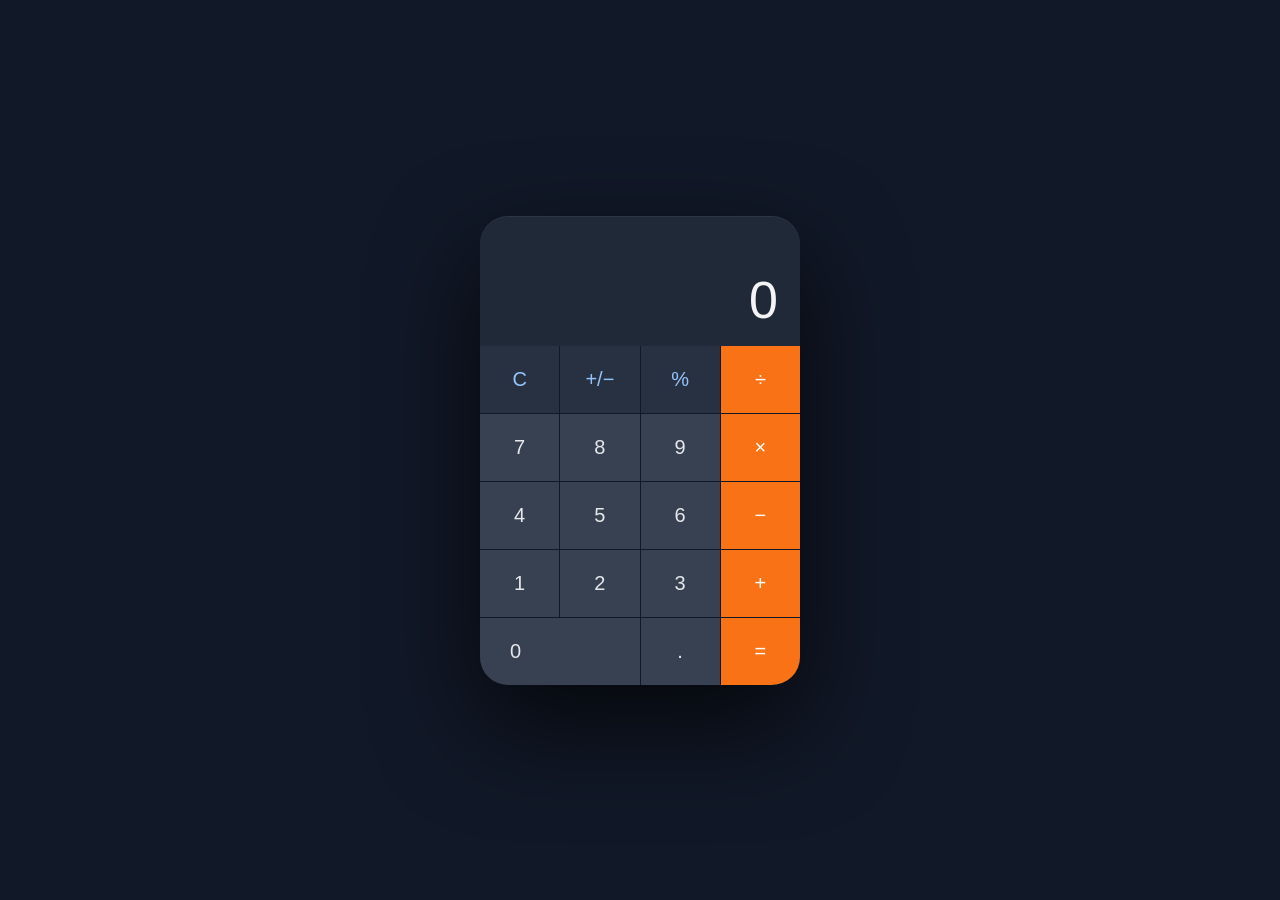
<file: calculator/index.html>
<!DOCTYPE html>
<html lang="en">
<head>
  <meta charset="UTF-8">
  <meta name="viewport" content="width=device-width, initial-scale=1.0">
  <title>Calculator</title>
  <link rel="stylesheet" href="style.css">
</head>
<body>
  <div class="calculator">
    <div class="display">
      <div class="expression" id="expression"></div>
      <div class="value" id="display">0</div>
    </div>
    <div class="buttons">
      <button class="btn btn-fn" data-action="clear">C</button>
      <button class="btn btn-fn" data-action="negate">+/−</button>
      <button class="btn btn-fn" data-action="percent">%</button>
      <button class="btn btn-op" data-action="op" data-op="/">÷</button>

      <button class="btn" data-action="digit" data-digit="7">7</button>
      <button class="btn" data-action="digit" data-digit="8">8</button>
      <button class="btn" data-action="digit" data-digit="9">9</button>
      <button class="btn btn-op" data-action="op" data-op="*">×</button>

      <button class="btn" data-action="digit" data-digit="4">4</button>
      <button class="btn" data-action="digit" data-digit="5">5</button>
      <button class="btn" data-action="digit" data-digit="6">6</button>
      <button class="btn btn-op" data-action="op" data-op="-">−</button>

      <button class="btn" data-action="digit" data-digit="1">1</button>
      <button class="btn" data-action="digit" data-digit="2">2</button>
      <button class="btn" data-action="digit" data-digit="3">3</button>
      <button class="btn btn-op" data-action="op" data-op="+">+</button>

      <button class="btn btn-zero" data-action="digit" data-digit="0">0</button>
      <button class="btn" data-action="dot">.</button>
      <button class="btn btn-eq" data-action="equals">=</button>
    </div>
  </div>
  <script src="script.js"></script>
</body>
</html>
</file>
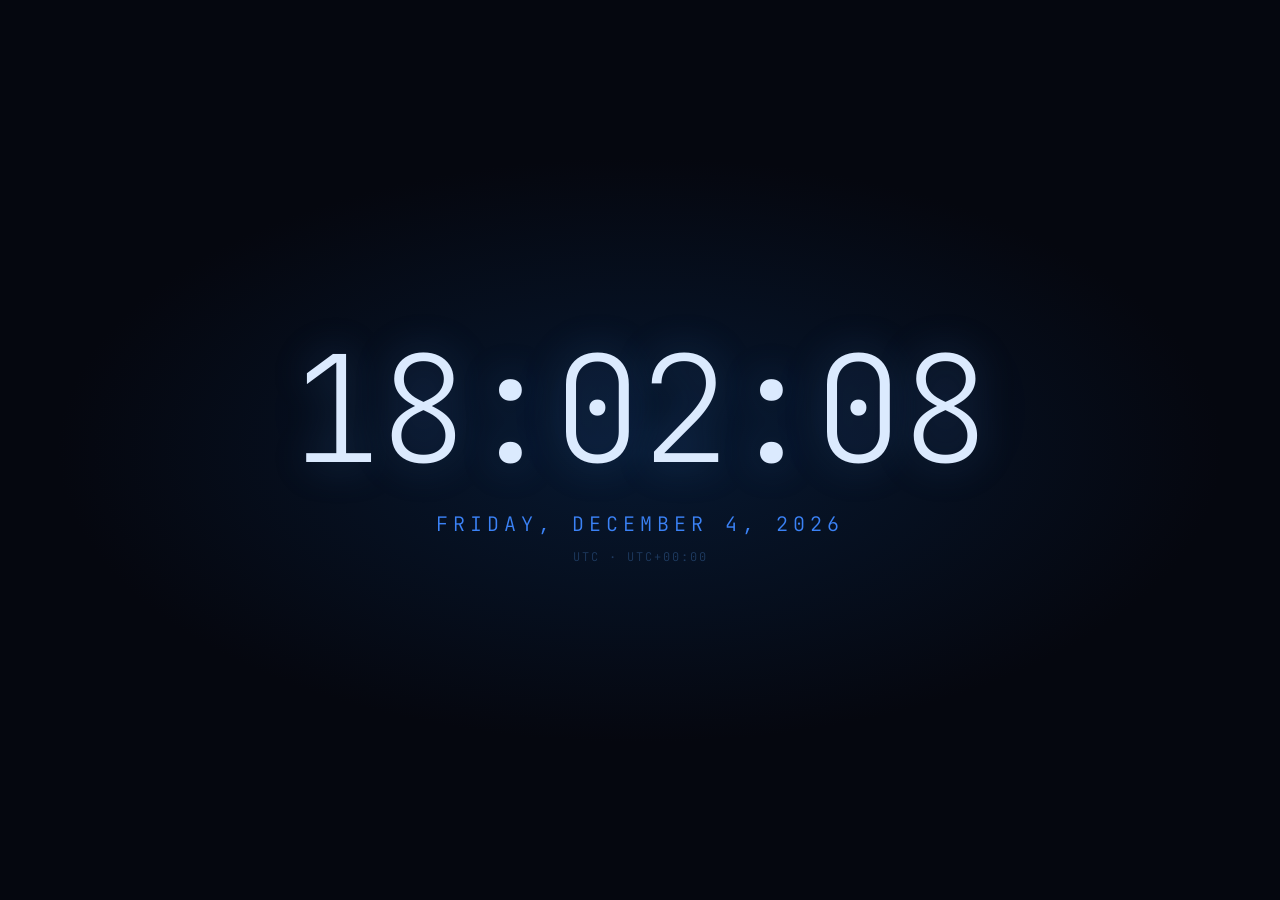
<file: clock/index.html>
<!DOCTYPE html>
<html lang="en">
<head>
  <meta charset="UTF-8">
  <meta name="viewport" content="width=device-width, initial-scale=1.0">
  <title>Clock</title>
  <link rel="stylesheet" href="style.css">
</head>
<body>
  <div class="clock-wrap">
    <div class="time" id="time">00:00:00</div>
    <div class="date" id="date"></div>
    <div class="tz" id="tz"></div>
  </div>
  <script src="script.js"></script>
</body>
</html>
</file>
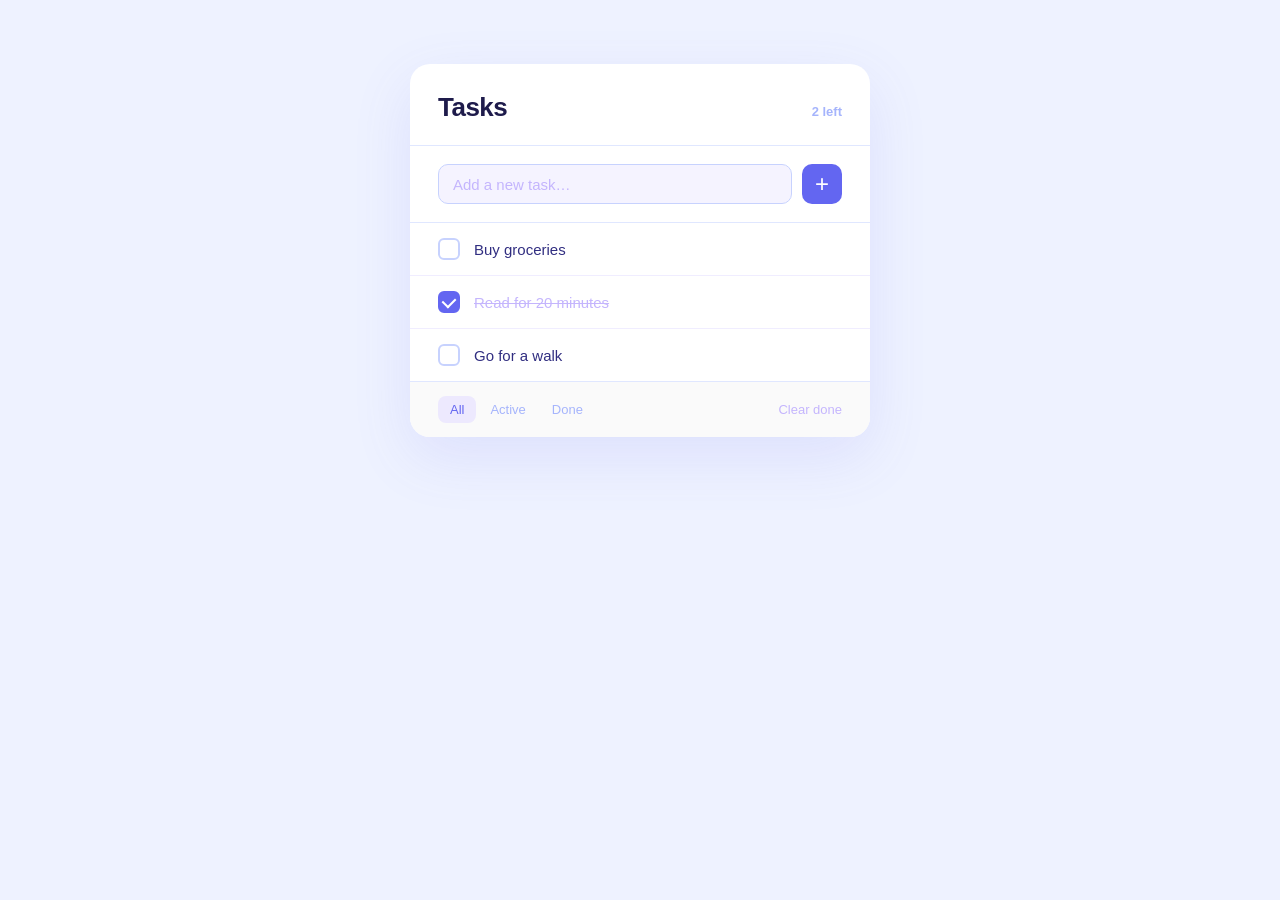
<file: todo/index.html>
<!DOCTYPE html>
<html lang="en">
<head>
  <meta charset="UTF-8">
  <meta name="viewport" content="width=device-width, initial-scale=1.0">
  <title>To-Do</title>
  <link rel="stylesheet" href="style.css">
</head>
<body>
  <div class="app">
    <header>
      <h1>Tasks</h1>
      <span class="count" id="count">0 left</span>
    </header>
    <div class="input-row">
      <input type="text" id="new-task" placeholder="Add a new task…" autocomplete="off">
      <button id="add-btn" aria-label="Add task">+</button>
    </div>
    <ul id="task-list"></ul>
    <footer>
      <div class="filters">
        <button class="filter active" data-filter="all">All</button>
        <button class="filter" data-filter="active">Active</button>
        <button class="filter" data-filter="done">Done</button>
      </div>
      <button id="clear-done">Clear done</button>
    </footer>
  </div>
  <script src="script.js"></script>
</body>
</html>
</file>
<file: calculator/style.css>
*, *::before, *::after { box-sizing: border-box; margin: 0; padding: 0; }

body {
  min-height: 100vh;
  display: flex;
  align-items: center;
  justify-content: center;
  background: #111827;
  font-family: -apple-system, BlinkMacSystemFont, 'Segoe UI', sans-serif;
}

.calculator {
  background: #1f2937;
  border-radius: 28px;
  overflow: hidden;
  box-shadow: 0 40px 100px rgba(0, 0, 0, 0.7), inset 0 1px 0 rgba(255,255,255,0.06);
  width: 320px;
}

.display {
  padding: 28px 24px 20px;
  text-align: right;
  min-height: 130px;
  display: flex;
  flex-direction: column;
  justify-content: flex-end;
  gap: 6px;
}

.expression {
  color: #4b5563;
  font-size: 14px;
  min-height: 18px;
  overflow: hidden;
  text-overflow: ellipsis;
  white-space: nowrap;
}

.value {
  color: #f3f4f6;
  font-size: 52px;
  font-weight: 300;
  letter-spacing: -2px;
  line-height: 1;
  overflow: hidden;
  text-overflow: ellipsis;
  white-space: nowrap;
}

.buttons {
  display: grid;
  grid-template-columns: repeat(4, 1fr);
  gap: 1px;
  background: #111827;
}

.btn {
  background: #374151;
  color: #e5e7eb;
  border: none;
  font-size: 20px;
  font-family: inherit;
  padding: 22px 0;
  cursor: pointer;
  transition: background 0.1s, transform 0.08s;
  -webkit-tap-highlight-color: transparent;
  user-select: none;
}

.btn:hover  { background: #4b5563; }
.btn:active { background: #6b7280; transform: scale(0.97); }

.btn-fn         { background: #283142; color: #93c5fd; }
.btn-fn:hover   { background: #344057; }

.btn-op         { background: #f97316; color: #fff; font-weight: 500; }
.btn-op:hover   { background: #fb923c; }
.btn-op:active  { background: #fdba74; }
.btn-op.active  { background: #fff; color: #f97316; }

.btn-zero { grid-column: span 2; text-align: left; padding-left: 30px; }

.btn-eq         { background: #f97316; color: #fff; font-weight: 500; }
.btn-eq:hover   { background: #fb923c; }
.btn-eq:active  { background: #fdba74; }
</file>
<file: clock/style.css>
@import url('https://fonts.googleapis.com/css2?family=JetBrains+Mono:wght@200;300&display=swap');

*, *::before, *::after { box-sizing: border-box; margin: 0; padding: 0; }

body {
  min-height: 100vh;
  background: #05070f;
  display: flex;
  align-items: center;
  justify-content: center;
  overflow: hidden;
}

/* Subtle radial glow behind the clock */
body::before {
  content: '';
  position: fixed;
  inset: 0;
  background: radial-gradient(ellipse 70% 50% at 50% 50%, #071830 0%, #05070f 65%);
  pointer-events: none;
}

.clock-wrap {
  position: relative;
  text-align: center;
  display: flex;
  flex-direction: column;
  align-items: center;
  gap: 0;
}

.time {
  font-family: 'JetBrains Mono', 'Courier New', monospace;
  font-size: clamp(60px, 13vw, 148px);
  font-weight: 200;
  letter-spacing: -2px;
  color: #dbeafe;
  text-shadow:
    0 0 40px rgba(96, 165, 250, 0.25),
    0 0 100px rgba(96, 165, 250, 0.08);
  line-height: 1;
  /* colon pulse */
}

/* Animate the colons gently */
.time .colon {
  display: inline-block;
  animation: pulse 1s step-start infinite;
}

@keyframes pulse {
  0%, 100% { opacity: 1; }
  50%       { opacity: 0.2; }
}

.date {
  margin-top: 28px;
  font-family: 'JetBrains Mono', monospace;
  font-size: clamp(13px, 2.2vw, 20px);
  font-weight: 300;
  letter-spacing: 5px;
  color: #3b82f6;
  text-transform: uppercase;
}

.tz {
  margin-top: 12px;
  font-family: 'JetBrains Mono', monospace;
  font-size: 12px;
  font-weight: 300;
  letter-spacing: 2px;
  color: #1e3a5f;
}

/* Thin horizontal rule between sections */
.divider {
  width: 40px;
  height: 1px;
  background: #1e3a5f;
  margin: 20px auto 0;
}

@media (prefers-reduced-motion: reduce) {
  .time .colon { animation: none; }
}
</file>
<file: todo/style.css>
*, *::before, *::after { box-sizing: border-box; margin: 0; padding: 0; }

body {
  min-height: 100vh;
  background: #eef2ff;
  font-family: -apple-system, BlinkMacSystemFont, 'Segoe UI', sans-serif;
  display: flex;
  align-items: flex-start;
  justify-content: center;
  padding: 64px 16px 40px;
}

.app {
  background: #fff;
  border-radius: 20px;
  box-shadow: 0 20px 60px rgba(99, 102, 241, 0.12);
  width: 100%;
  max-width: 460px;
  overflow: hidden;
}

header {
  display: flex;
  align-items: baseline;
  justify-content: space-between;
  padding: 28px 28px 22px;
  border-bottom: 1px solid #e0e7ff;
}

h1 {
  font-size: 26px;
  font-weight: 700;
  color: #1e1b4b;
  letter-spacing: -0.5px;
}

.count {
  font-size: 13px;
  color: #a5b4fc;
  font-weight: 600;
}

/* Input */
.input-row {
  display: flex;
  gap: 10px;
  padding: 18px 28px;
  border-bottom: 1px solid #e0e7ff;
}

#new-task {
  flex: 1;
  border: 1.5px solid #c7d2fe;
  border-radius: 10px;
  padding: 10px 14px;
  font-size: 15px;
  font-family: inherit;
  color: #1e1b4b;
  background: #f5f3ff;
  outline: none;
  transition: border-color 0.18s, background 0.18s;
}

#new-task:focus { border-color: #6366f1; background: #fff; }
#new-task::placeholder { color: #c4b5fd; }

#add-btn {
  width: 40px;
  height: 40px;
  flex-shrink: 0;
  border-radius: 10px;
  border: none;
  background: #6366f1;
  color: #fff;
  font-size: 24px;
  line-height: 1;
  cursor: pointer;
  transition: background 0.15s, transform 0.1s;
}

#add-btn:hover  { background: #4f46e5; }
#add-btn:active { transform: scale(0.93); }

/* Task list */
#task-list {
  list-style: none;
  min-height: 48px;
  max-height: 380px;
  overflow-y: auto;
}

.empty-msg {
  text-align: center;
  padding: 40px 28px;
  color: #c4b5fd;
  font-size: 14px;
}

.task-item {
  display: flex;
  align-items: center;
  gap: 14px;
  padding: 14px 28px;
  border-bottom: 1px solid #f0edff;
  transition: background 0.12s;
}

.task-item:last-child { border-bottom: none; }
.task-item:hover      { background: #fafafa; }

.task-item.done .task-text {
  color: #c4b5fd;
  text-decoration: line-through;
}

/* Checkbox */
.check {
  width: 22px;
  height: 22px;
  flex-shrink: 0;
  border-radius: 6px;
  border: 2px solid #c7d2fe;
  background: #fff;
  cursor: pointer;
  display: flex;
  align-items: center;
  justify-content: center;
  transition: border-color 0.15s, background 0.15s;
}

.check:hover { border-color: #6366f1; }

.task-item.done .check {
  background: #6366f1;
  border-color: #6366f1;
}

.check-icon {
  display: none;
  width: 12px;
  height: 9px;
  border-left: 2px solid #fff;
  border-bottom: 2px solid #fff;
  transform: rotate(-45deg) translate(1px, -1px);
}

.task-item.done .check-icon { display: block; }

.task-text {
  flex: 1;
  font-size: 15px;
  color: #312e81;
  word-break: break-word;
  line-height: 1.4;
}

.delete-btn {
  background: none;
  border: none;
  cursor: pointer;
  color: #e0e7ff;
  font-size: 20px;
  line-height: 1;
  padding: 2px 4px;
  border-radius: 4px;
  opacity: 0;
  transition: color 0.15s, opacity 0.15s;
}

.task-item:hover .delete-btn { opacity: 1; }
.delete-btn:hover             { color: #ef4444; }

/* Footer */
footer {
  display: flex;
  align-items: center;
  justify-content: space-between;
  padding: 14px 28px;
  border-top: 1px solid #e0e7ff;
  background: #fafafa;
}

.filters { display: flex; gap: 2px; }

.filter {
  background: none;
  border: none;
  cursor: pointer;
  padding: 6px 12px;
  border-radius: 8px;
  font-size: 13px;
  font-family: inherit;
  font-weight: 500;
  color: #a5b4fc;
  transition: background 0.12s, color 0.12s;
}

.filter:hover  { color: #6366f1; background: #ede9fe; }
.filter.active { color: #6366f1; background: #ede9fe; }

#clear-done {
  background: none;
  border: none;
  cursor: pointer;
  font-size: 13px;
  font-family: inherit;
  font-weight: 500;
  color: #c4b5fd;
  transition: color 0.15s;
}

#clear-done:hover { color: #ef4444; }
</file>
